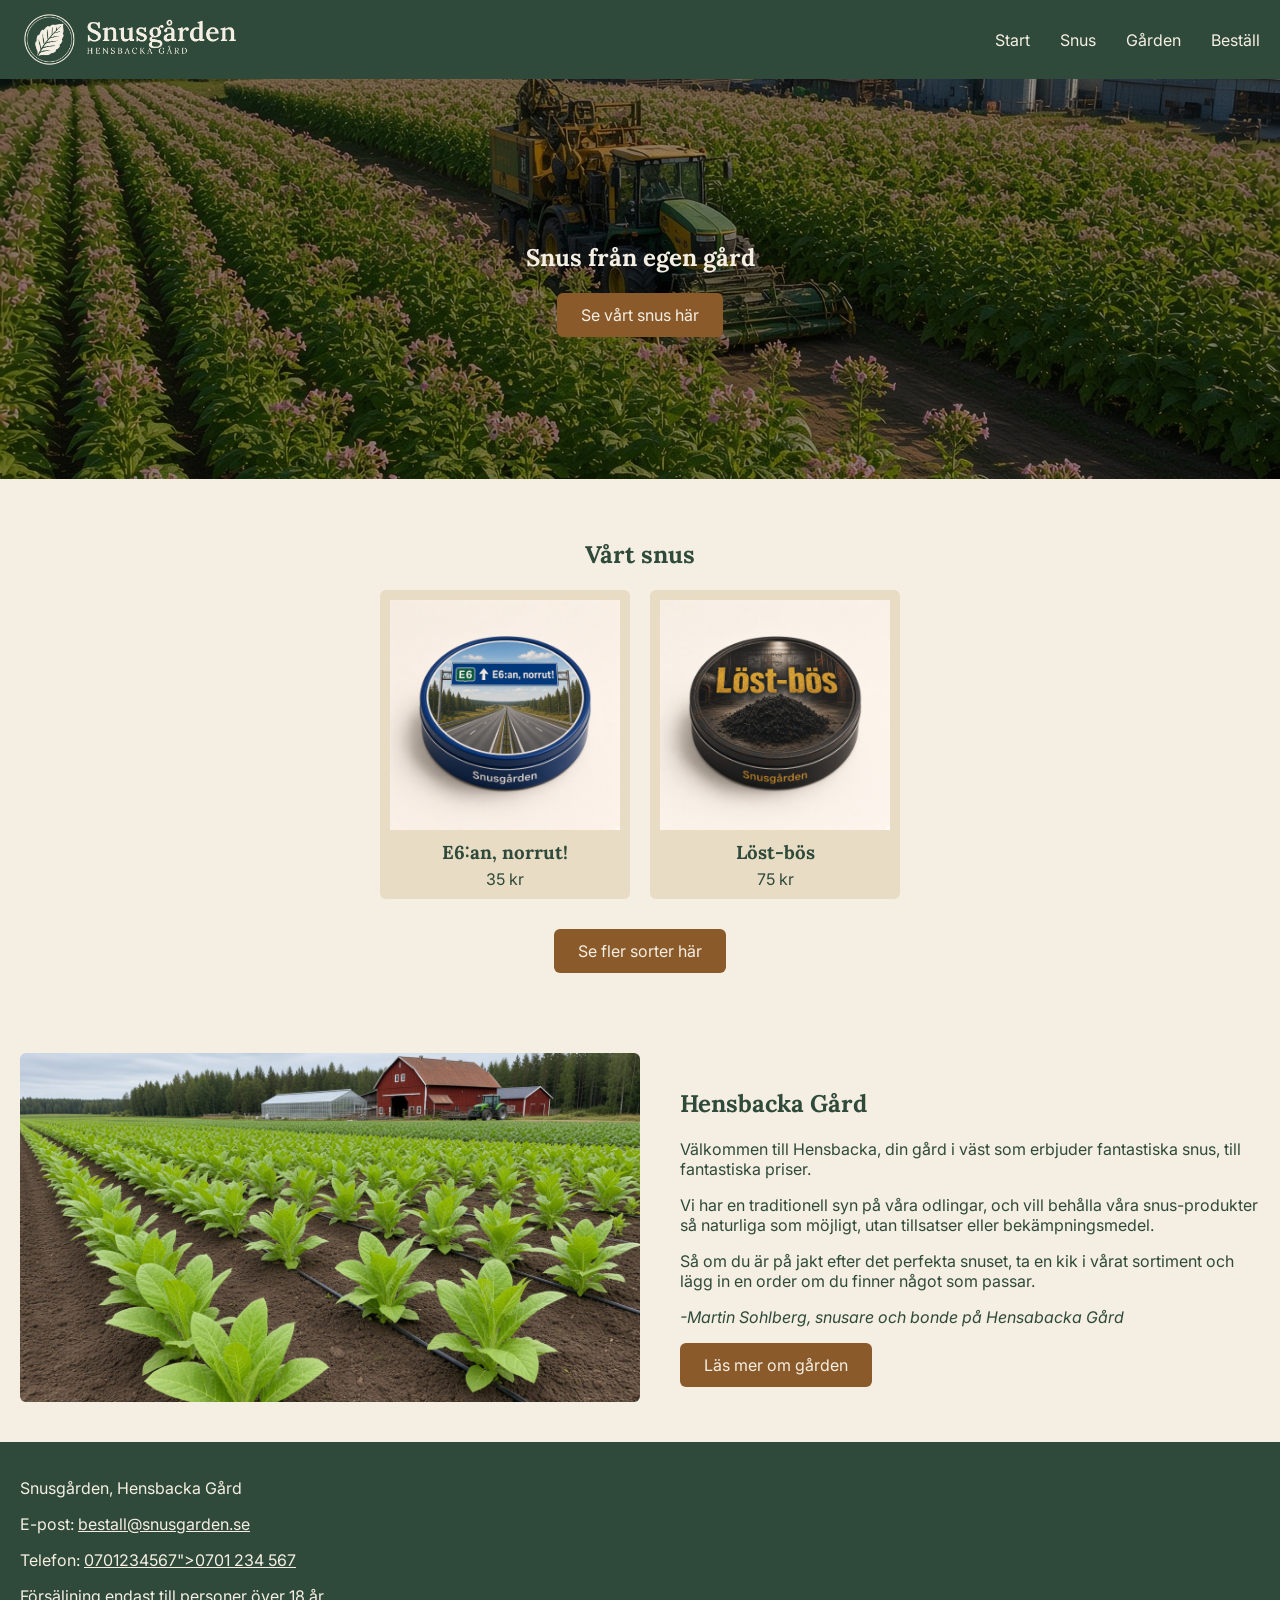
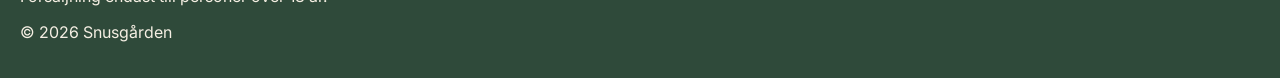
<file: index.html>
<!DOCTYPE html>
<html lang="sv">
<head>
    <meta charset="UTF-8">
    <meta name="viewport" content="width=device-width, initial-scale=1.0">
    <title>Snusgården | Snus från egen gård</title>
    <link rel="icon" href="images/snusgarden-icon-dark.png" type="image/png">
    <link href="https://fonts.googleapis.com/css2?family=Inter:wght@400;600&family=Lora:wght@600;700&display=swap" rel="stylesheet">
    <link rel="stylesheet" href="css/style.css">
</head>
<body>
    <header>
        <a href="index.html">
            <img src="images/snusgarden-logo-horizontal-light.png" alt="Snusgårdens logotyp" class="logo">
        </a>

        <button id="menu-btn" aria-label="Öppna meny" type="button">☰</button>

        <nav id="main-nav">
            <ul>
                <li><a href="index.html">Start</a></li>
                <li><a href="snus.html">Snus</a></li>
                <li><a href="garden.html">Gården</a></li>
                <li><a href="bestall.html">Beställ</a></li>
            </ul>
        </nav>
    </header>

    <main>
        <section class="hero">
            <h1>Snus från egen gård</h1>
            <a href="snus.html" class="btn">Se vårt snus här</a>
        </section>
        <section class="snus">
            <h2>Vårt snus</h2>
            <div class="kort-lista">
                <a href="snus.html" class="kort">
                    <img src="images/E6.jpg" alt="Snusdosa E6:an, norrut!">
                    <h3>E6:an, norrut!</h3>
                    <p>35 kr</p>
                </a>
                <a href="snus.html" class="kort">
                    <img src="images/lostbos.jpg" alt="Snusdosa Löst-bös">
                    <h3>Löst-bös</h3>
                    <p>75 kr</p>
                </a>
            </div>
            <a href="snus.html" class="btn">Se fler sorter här</a>
        </section>
        <section class="om-garden">
            <img src="images/field-young-plants.jpg" alt="Tobaksodlingen på Hensbacka Gård">
            <div class="om-text">
                <h2>Hensbacka Gård</h2>
                <p>Välkommen till Hensbacka, din gård i väst som erbjuder fantastiska snus, till fantastiska priser.</p>
                <p>Vi har en traditionell syn på våra odlingar, och vill behålla våra snus-produkter så naturliga som möjligt, utan tillsatser eller bekämpningsmedel.</p>
                <p>Så om du är på jakt efter det perfekta snuset, ta en kik i vårat sortiment och lägg in en order om du finner något som passar.</p>
                <p><i>-Martin Sohlberg, snusare och bonde på Hensabacka Gård</i></p>
                <a href="garden.html" class="btn">Läs mer om gården</a>
            </div>
        </section>
    </main>

    <footer>
        <p>Snusgården, Hensbacka Gård</p>
        <p>E-post: <a href="mailto:bestall@snusgarden.se">bestall@snusgarden.se</a></p>
        <p>Telefon: <a href="tel">0701234567">0701 234 567</a></p>
        <p>Försäljning endast till personer över 18 år.</p>
        <p>&copy; 2026 Snusgården</p>
    </footer>

    <script src="js/main.js"></script>

</body>
</html>
</file>
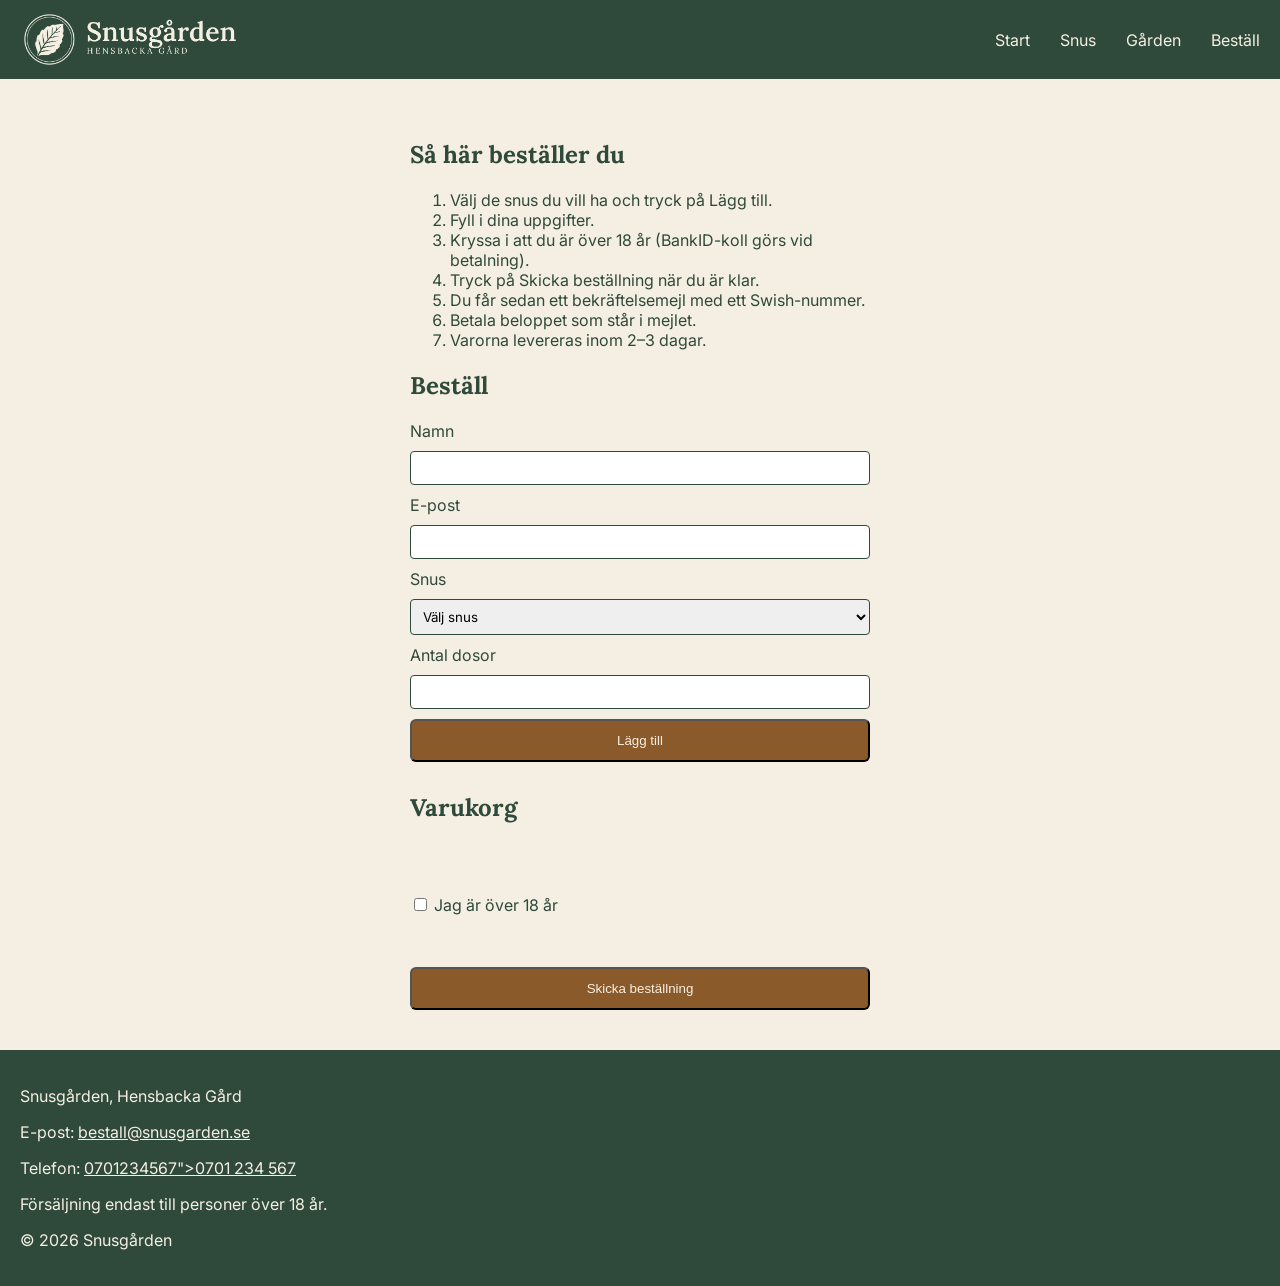
<file: bestall.html>
<!DOCTYPE html>
<html lang="sv">
<head>
    <meta charset="UTF-8">
    <meta name="viewport" content="width=device-width, initial-scale=1.0">
    <title>Snusgården | Beställ</title>
    <link href="https://fonts.googleapis.com/css2?family=Inter:wght@400;600&family=Lora:wght@600;700&display=swap" rel="stylesheet">
    <link rel="icon" href="images/snusgarden-icon-dark.png" type="image/png">
    <link rel="stylesheet" href="css/style.css">
</head>
<body>
    <header>
        <a href="index.html">
            <img src="images/snusgarden-logo-horizontal-light.png" alt="Snusgårdens logotyp" class="logo">
        </a>

        <button id="menu-btn" aria-label="Öppna meny" type="button">☰</button>

        <nav id="main-nav">
            <ul>
                <li><a href="index.html">Start</a></li>
                <li><a href="snus.html">Snus</a></li>
                <li><a href="garden.html">Gården</a></li>
                <li><a href="bestall.html">Beställ</a></li>
            </ul>
        </nav>
    </header>

    <main>
        <!-- Instruktioner för beställning -->
        <section class="bestall">
            <h2>Så här beställer du</h2>
            <ol>
                <li>Välj de snus du vill ha och tryck på Lägg till.</li>
                <li>Fyll i dina uppgifter.</li>
                <li>Kryssa i att du är över 18 år (BankID-koll görs vid betalning).</li>
                <li>Tryck på Skicka beställning när du är klar.</li>
                <li>Du får sedan ett bekräftelsemejl med ett Swish-nummer.</li>
                <li>Betala beloppet som står i mejlet.</li>
                <li>Varorna levereras inom 2–3 dagar.</li>
            </ol>

            <h1>Beställ</h1>

            <!-- Beställningsformulär -->
            <form id="bestall-form">
            <label for="namn">Namn</label>
            <input type="text" id="namn">

            <label for="epost">E-post</label>
            <input type="email" id="epost">

            <label for="produkt">Snus</label>
            <select id="produkt">
                <option value="">Välj snus</option>
                <option>E6:an, norrut!</option>
                <option>Isvak</option>
                <option>Löst-bös</option>
                <option>Trippel-mayo</option>
                <option>Norrsken!</option>
                <option>En stor stark, tack!</option>
            </select>

            <label for="antal">Antal dosor</label>
            <input type="number" id="antal" min="1">

            <button type="button" id="lagg-till" class="btn">Lägg till</button>

            <h2>Varukorg</h2>

            <!-- Varukorg, fylls på med javascript-->
            <ul id="varukorg"></ul>

            <label>
                <input type="checkbox" id="alder"> Jag är över 18 år
            </label>

            <p id="felmeddelande"></p>

            <button type="submit" class="btn">Skicka beställning</button>
        </form>
    </section>
    </main>

    <footer>
        <p>Snusgården, Hensbacka Gård</p>
        <p>E-post: <a href="mailto:bestall@snusgarden.se">bestall@snusgarden.se</a></p>
        <p>Telefon: <a href="tel">0701234567">0701 234 567</a></p>
        <p>Försäljning endast till personer över 18 år.</p>
        <p>&copy; 2026 Snusgården</p>
    </footer>

    <script src="js/main.js"></script>

</body>
</html>
</file>
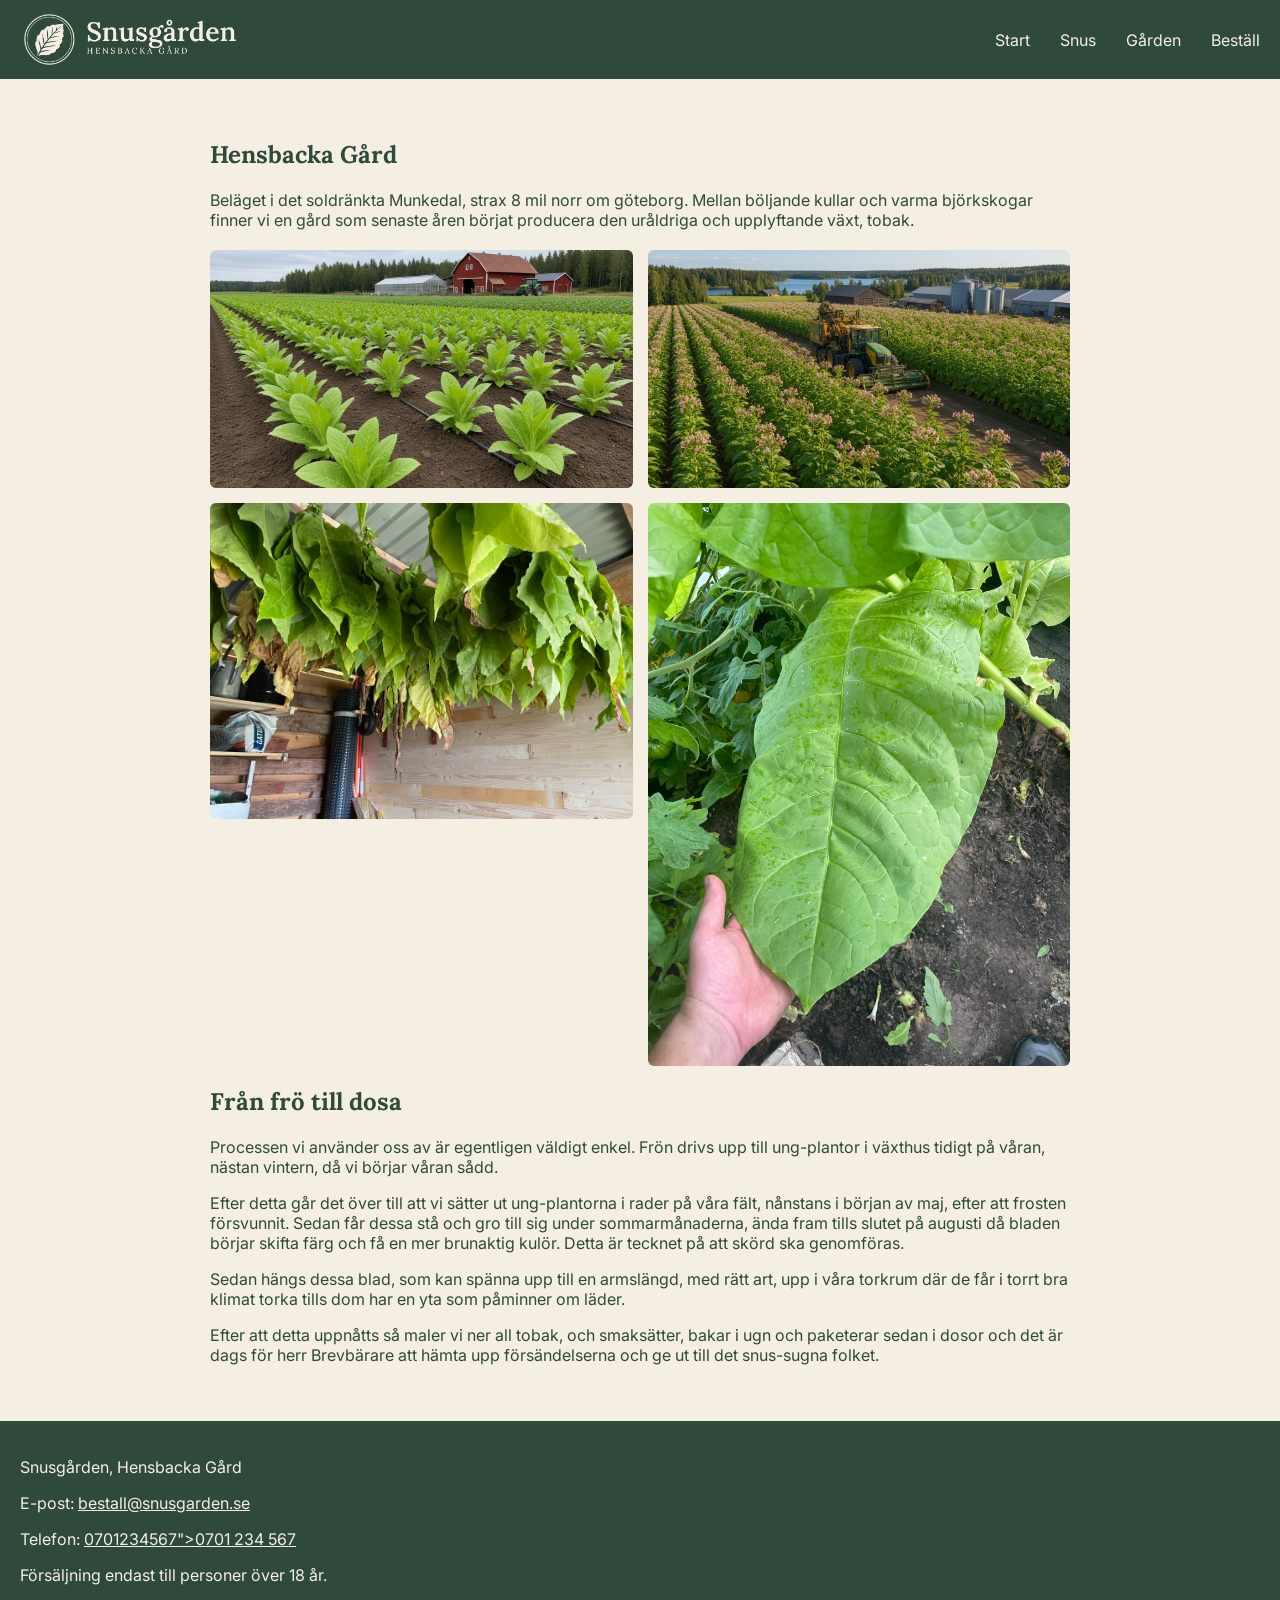
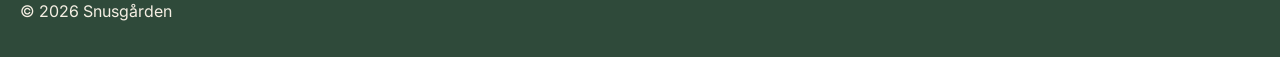
<file: garden.html>
<!DOCTYPE html>
<html lang="sv">
<head>
    <meta charset="UTF-8">
    <meta name="viewport" content="width=device-width, initial-scale=1.0">
    <title>Snusgården | Gården</title>
    <link href="https://fonts.googleapis.com/css2?family=Inter:wght@400;600&family=Lora:wght@600;700&display=swap" rel="stylesheet">
    <link rel="icon" href="images/snusgarden-icon-dark.png" type="image/png">
    <link rel="stylesheet" href="css/style.css">
</head>
<body>
    <header>
        <a href="index.html">
            <img src="images/snusgarden-logo-horizontal-light.png" alt="Snusgårdens logotyp" class="logo">
        </a>

        <button id="menu-btn" aria-label="Öppna meny" type="button">☰</button>

        <nav id="main-nav">
            <ul>
                <li><a href="index.html">Start</a></li>
                <li><a href="snus.html">Snus</a></li>
                <li><a href="garden.html">Gården</a></li>
                <li><a href="bestall.html">Beställ</a></li>
            </ul>
        </nav>
    </header>

    <main>
        <section class="garden">
            <h1>Hensbacka Gård</h1>
            <p>Beläget i det soldränkta Munkedal, strax 8 mil norr om göteborg. Mellan böljande kullar och varma björkskogar finner vi en gård som senaste åren börjat producera den uråldriga och upplyftande växt, tobak.</p>

            <div class="bild-galleri">
                <img src="images/field-young-plants.jpg" alt="Unga tobaksplantor på fältet">
                <img src="images/field-mature-harvest.jpg" alt="Mogna tobaksplantor redo för skörd">
                <img src="images/torkning.jpeg" alt="Tobaksblad upphängda för torkning">
                <img src="images/storlek.jpeg" alt="Storleksjämförelse på hand mot blad">
            </div>

            <h2>Från frö till dosa</h2>
            <p>Processen vi använder oss av är egentligen väldigt enkel. Frön drivs upp till ung-plantor i växthus tidigt på våran, nästan vintern, då vi börjar våran sådd.
            </p>
            <p>Efter detta går det över till att vi sätter ut ung-plantorna i rader på våra fält, nånstans i början av maj, efter att frosten försvunnit. Sedan får dessa stå
                och gro till sig under sommarmånaderna, ända fram tills slutet på augusti då bladen börjar skifta färg och få en mer brunaktig kulör. Detta är tecknet på att
                skörd ska genomföras.</p>

            <p>Sedan hängs dessa blad, som kan spänna upp till en armslängd, med rätt art, upp i våra torkrum där de får i torrt bra klimat torka tills
                dom har en yta som påminner om läder.</p>

            <p>Efter att detta uppnåtts så maler vi ner all tobak, och smaksätter, bakar i ugn och paketerar sedan i dosor och det är dags
                för herr Brevbärare att hämta upp försändelserna och ge ut till det snus-sugna folket.</p>
        </section>
    </main>

    <footer>
        <p>Snusgården, Hensbacka Gård</p>
        <p>E-post: <a href="mailto:bestall@snusgarden.se">bestall@snusgarden.se</a></p>
        <p>Telefon: <a href="tel">0701234567">0701 234 567</a></p>
        <p>Försäljning endast till personer över 18 år.</p>
        <p>&copy; 2026 Snusgården</p>
    </footer>

    <script src="js/main.js"></script>

</body>
</html>
</file>
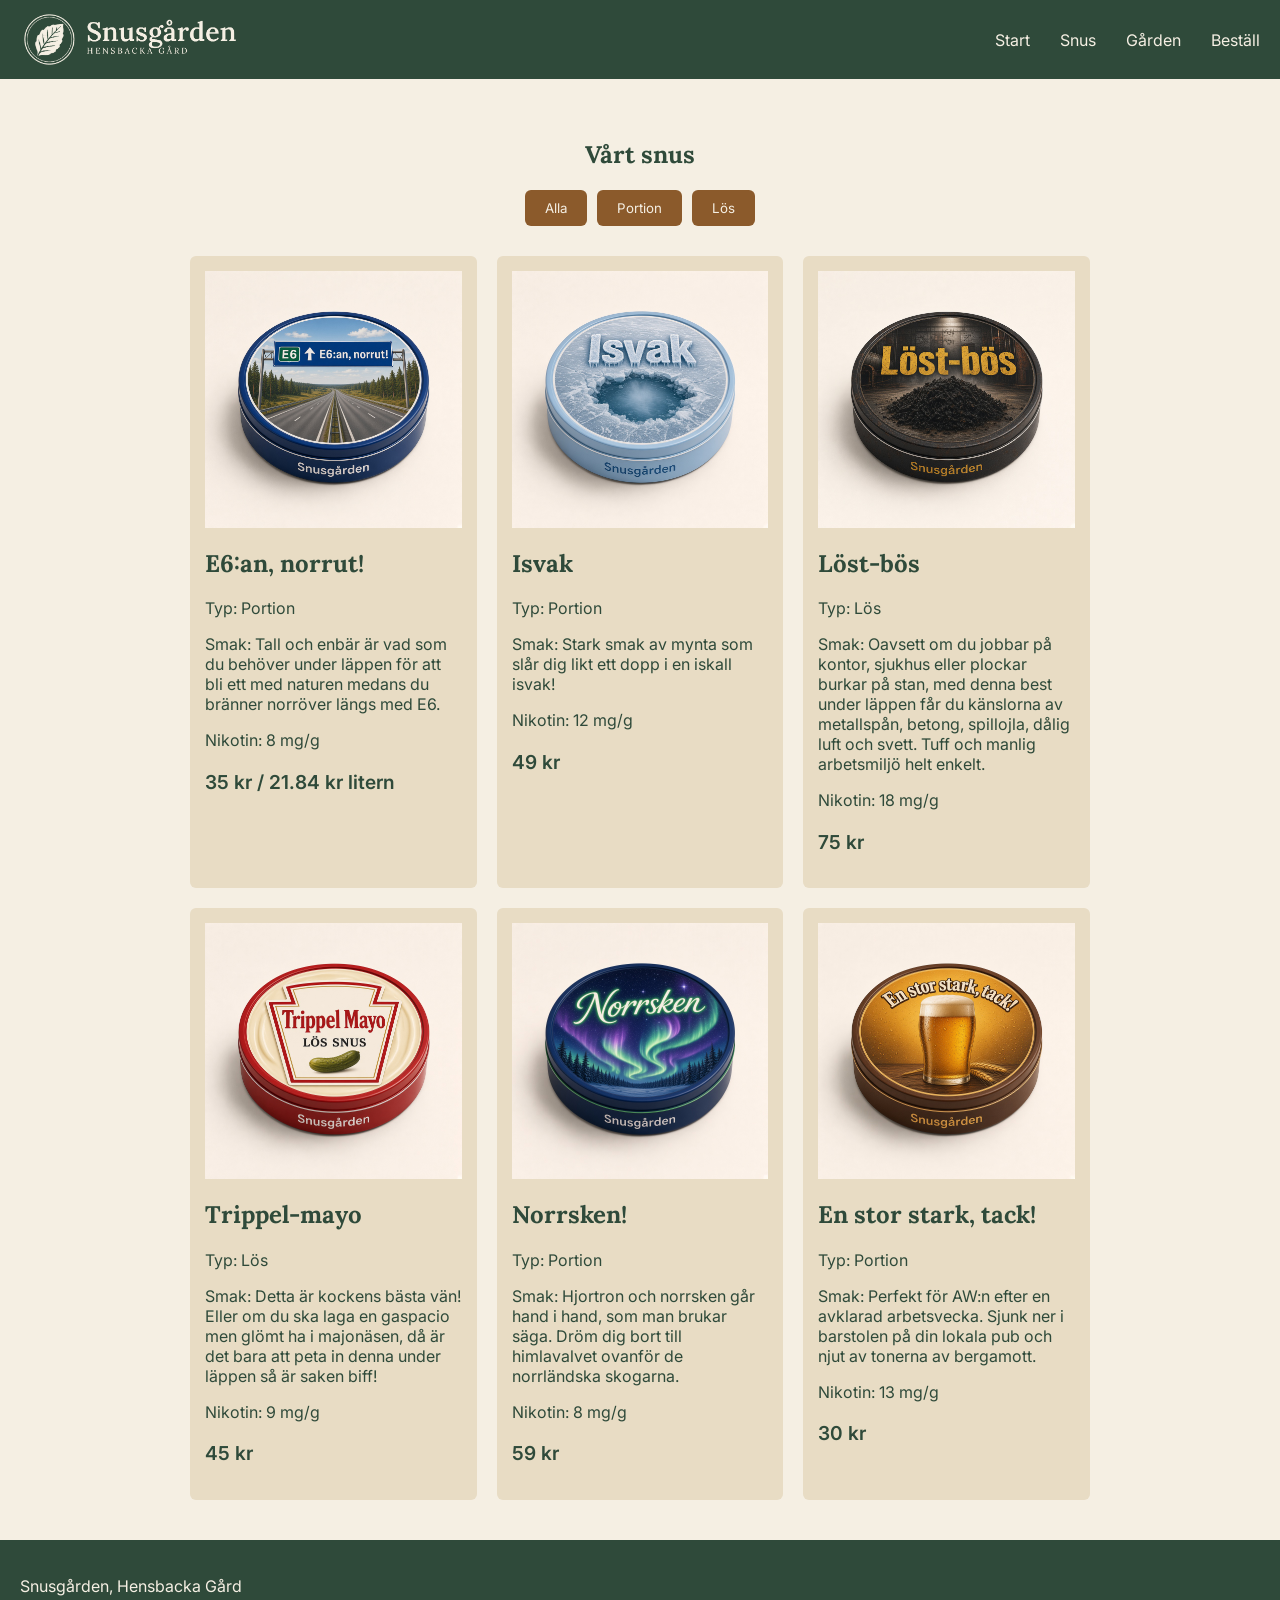
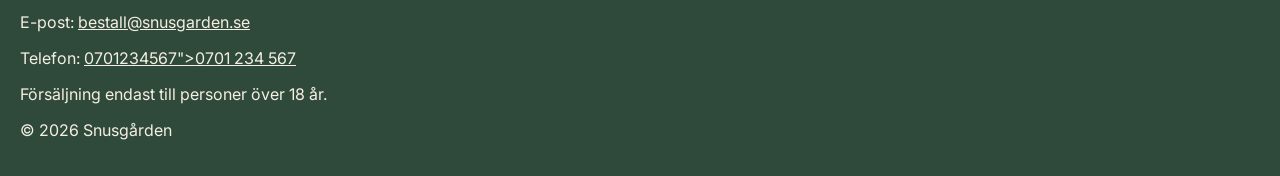
<file: snus.html>
<!DOCTYPE html>
<html lang="sv">
<head>
    <meta charset="UTF-8">
    <meta name="viewport" content="width=device-width, initial-scale=1.0">
    <title>Snusgården | Vårt snus</title>
    <link rel="icon" href="images/snusgarden-icon-dark.png" type="image/png">
    <link href="https://fonts.googleapis.com/css2?family=Inter:wght@400;600&family=Lora:wght@600;700&display=swap" rel="stylesheet">
    <link rel="stylesheet" href="css/style.css">
</head>
<body>
    <header>
        <a href="index.html">
            <img src="images/snusgarden-logo-horizontal-light.png" alt="Snusgårdens logotyp" class="logo">
        </a>

        <button id="menu-btn" aria-label="Öppna meny" type="button">☰</button>

        <nav id="main-nav">
            <ul>
                <li><a href="index.html">Start</a></li>
                <li><a href="snus.html">Snus</a></li>
                <li><a href="garden.html">Gården</a></li>
                <li><a href="bestall.html">Beställ</a></li>
            </ul>
        </nav>
    </header>

    <main>
        <section class="sortiment">
            <h1>Vårt snus</h1>
            <div class="filter">
                <button type="button" class="filter-btn" data-filter="alla">Alla</button>
                <button type="button" class="filter-btn" data-filter="portion">Portion</button>
                <button type="button" class="filter-btn" data-filter="los">Lös</button>
            </div>
            <div class="produkt-grid">
                <article class="produkt" data-typ="portion">
                    <img src="images/E6.jpg" alt="Snusdosan E6:an, norrut!">
                    <h2>E6:an, norrut!</h2>
                    <p>Typ: Portion</p>
                    <p>Smak: Tall och enbär är vad som du behöver under läppen för att bli ett med naturen medans du bränner norröver längs med E6.</p>
                    <p>Nikotin: 8 mg/g</p>
                    <p class="pris">35 kr / 21.84 kr litern</p>
                </article>
                <article class="produkt" data-typ="portion">
                    <img src="images/isvak.jpg" alt="Snusdosan Isvak">
                    <h2>Isvak</h2>
                    <p>Typ: Portion</p>
                    <p>Smak: Stark smak av mynta som slår dig likt ett dopp i en iskall isvak!</p>
                    <p>Nikotin: 12 mg/g</p>
                    <p class="pris">49 kr</p>
                </article>
                <article class="produkt" data-typ="los">
                    <img src="images/lostbos.jpg" alt="Snusdosan Löst-bös">
                    <h2>Löst-bös</h2>
                    <p>Typ: Lös</p>
                    <p>Smak: Oavsett om du jobbar på kontor, sjukhus eller plockar burkar på stan, med denna best under läppen får du känslorna av metallspån, betong, spillojla, dålig luft och svett. Tuff och manlig arbetsmiljö helt enkelt.</p>
                    <p>Nikotin: 18 mg/g</p>
                    <p class="pris">75 kr</p>
                </article>
                <article class="produkt" data-typ="los">
                    <img src="images/trippel-mayo.jpg" alt="Snusdosan trippel-mayo">
                    <h2>Trippel-mayo</h2>
                    <p>Typ: Lös</p>
                    <p>Smak: Detta är kockens bästa vän! Eller om du ska laga en gaspacio men glömt ha i majonäsen, då är det bara att peta in denna under läppen så är saken biff!</p>
                    <p>Nikotin: 9 mg/g</p>
                    <p class="pris">45 kr</p>
                </article>
                <article class="produkt" data-typ="portion">
                    <img src="images/norrsken.jpg" alt="Snusdosan Norrsken!">
                    <h2>Norrsken!</h2>
                    <p>Typ: Portion</p>
                    <p>Smak: Hjortron och norrsken går hand i hand, som man brukar säga. Dröm dig bort till himlavalvet ovanför de norrländska skogarna.</p>
                    <p>Nikotin: 8 mg/g</p>
                    <p class="pris">59 kr</p>
                </article>
                <article class="produkt" data-typ="portion">
                    <img src="images/en-stor-stark.jpg" alt="Snusdosan En stor stark">
                    <h2>En stor stark, tack!</h2>
                    <p>Typ: Portion</p>
                    <p>Smak: Perfekt för AW:n efter en avklarad arbetsvecka. Sjunk ner i barstolen på din lokala pub och njut av tonerna av bergamott.</p>
                    <p>Nikotin: 13 mg/g</p>
                    <p class="pris">30 kr</p>
                </article>
            </div>
        </section>
    </main>

    <footer>
        <p>Snusgården, Hensbacka Gård</p>
        <p>E-post: <a href="mailto:bestall@snusgarden.se">bestall@snusgarden.se</a></p>
        <p>Telefon: <a href="tel">0701234567">0701 234 567</a></p>
        <p>Försäljning endast till personer över 18 år.</p>
        <p>&copy; 2026 Snusgården</p>
    </footer>

    <script src="js/main.js"></script>

</body>
</html>
</file>
<file: css/style.css>
* {
    box-sizing: border-box;
}

body {
    margin: 0;
    font-family: "Inter", sans-serif;
    background-color: #f5efe3;
    color: #2f4a3a;
}

h1, h2, h3 {
    font-family: "Lora", serif;
}

img {
    max-width: 100%;
    display: block;
}

.logo {
    width: 220px;
}

header {
    background-color: #2F4A3A;
    display: flex;
    justify-content: space-between;
    align-items: center;
    flex-wrap: wrap;
    padding: 10px 20px;
}

#menu-btn {
    background: none;
    border: none;
    color: #F5EFE3;
    font-size: 2rem;
    cursor: pointer;
}

#main-nav {
    width: 100%;
    display: none;
}

#main-nav.open {
    display: block;
}

#main-nav ul {
    list-style: none;
    margin: 0;
    padding: 0;
}

#main-nav a {
    display: block;
    padding: 10px 0;
    color: #F5EFE3;
    text-decoration: none;
}

.hero {
    background-image: linear-gradient(rgba(0, 0, 0, 0.4), rgba(0, 0, 0, 0.4)), url("../images/field-mature-harvest.jpg");
    background-size: cover;
    background-position: center;
    min-height: 400px;
    display: flex;
    flex-direction: column;
    justify-content: center;
    align-items: center;
    text-align: center;
    padding: 20px;
    color: #F5EFE3;
}

.btn {
    display: inline-block;
    background-color: #8B5A2B;
    color: #F5EFE3;
    padding: 12px 24px;
    text-decoration: none;
    border-radius: 6px;
}

.snus,
.om-garden {
    padding: 40px 20px;
}

.snus {
    text-align: center;
}

.kort-lista {
    display: flex;
    justify-content: center;
    gap: 20px;
    margin-bottom: 30px;
}

.kort {
    flex: 1;
    max-width: 250px;
    background-color: #E8DCC4;
    padding: 10px;
    border-radius: 6px;
    color: #2F4A3A;
    text-decoration: none;
}

.kort h3 {
    margin: 10px 0 5px;
}

.kort p {
    margin: 0;
}

.om-garden img {
    border-radius: 6px;
    margin-bottom: 20px;
}

footer {
    background-color: #2F4A3A;
    color: #F5EFE3;
    text-align: left;
    padding: 20px;
}

footer a {
    color: #F5EFE3;
}

.sortiment {
    padding: 40px 20px;
}

.sortiment h1 {
    text-align: center;
}

.produkt-grid {
    display: grid;
    grid-template-columns: 1fr;
    gap: 20px;
}

.produkt {
    background-color: #E8DCC4;
    padding: 15px;
    border-radius: 6px;
}

.pris {
    font-weight: 600;
    font-size: 1.2rem;
}

.filter {
    display: flex;
    justify-content: center;
    gap: 10px;
    margin-bottom: 30px;
}

.filter-btn {
    background-color: #8B5A2B;
    color: #F5EFE3;
    border: none;
    padding: 10px 20px;
    border-radius: 6px;
    font-family: inherit;
    cursor: pointer;
}

.garden {
    padding: 40px 20px;
    max-width: 900px;
    margin: 0 auto;
}

.bild-galleri {
    display: grid;
    grid-template-columns: 1fr;
    gap: 15px;
    margin: 20px 0;
}

.bild-galleri img {
    border-radius: 6px;
}

.bestall {
    padding: 40px 20px;
    max-width: 500px;
    margin: 0 auto;
}

#bestall-form {
    display: flex;
    flex-direction: column;
    gap: 10px;
}

#bestall-form input,
#bestall-form select {
    padding: 8px;
    font-family: inherit;
    border: 1px solid #2F4A3A;
    border-radius: 4px;
}

#felmeddelande {
    color: #8B5A2B;
    font-weight: 600;
}

@media (min-width: 768px) {
    #menu-btn {
        display: none;
    }

    #main-nav {
        width: auto;
        display: block;
    }

    #main-nav ul {
        display: flex;
        gap: 30px;
    }

    .om-garden {
        display: flex;
        align-items: center;
        gap: 40px;
    }

    .om-garden img {
        width: 50%;
        margin-bottom: 0;
    }

    .produkt-grid {
        grid-template-columns: repeat(3, 1fr);
        max-width: 900px;
        margin: 0 auto;
    }

    .bild-galleri {
        grid-template-columns: repeat(2, 1fr);
    }   
}
</file>
